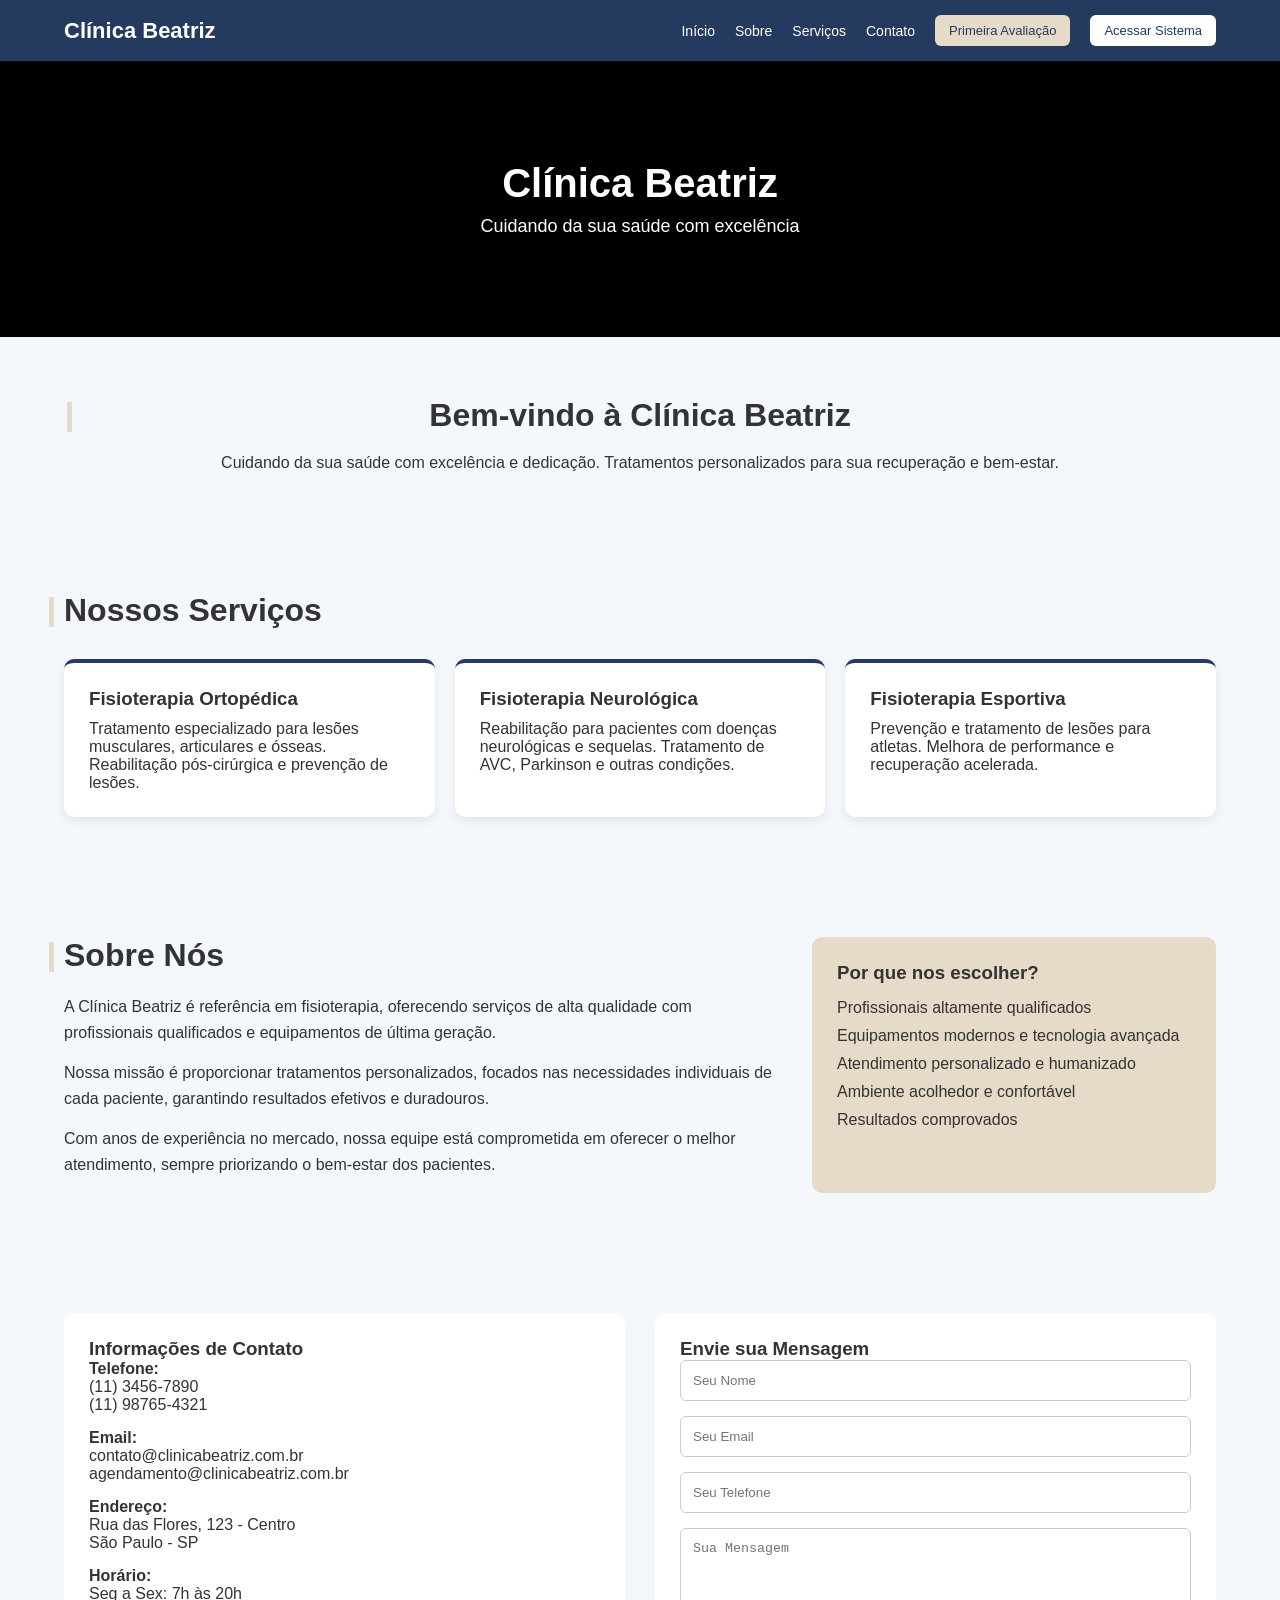
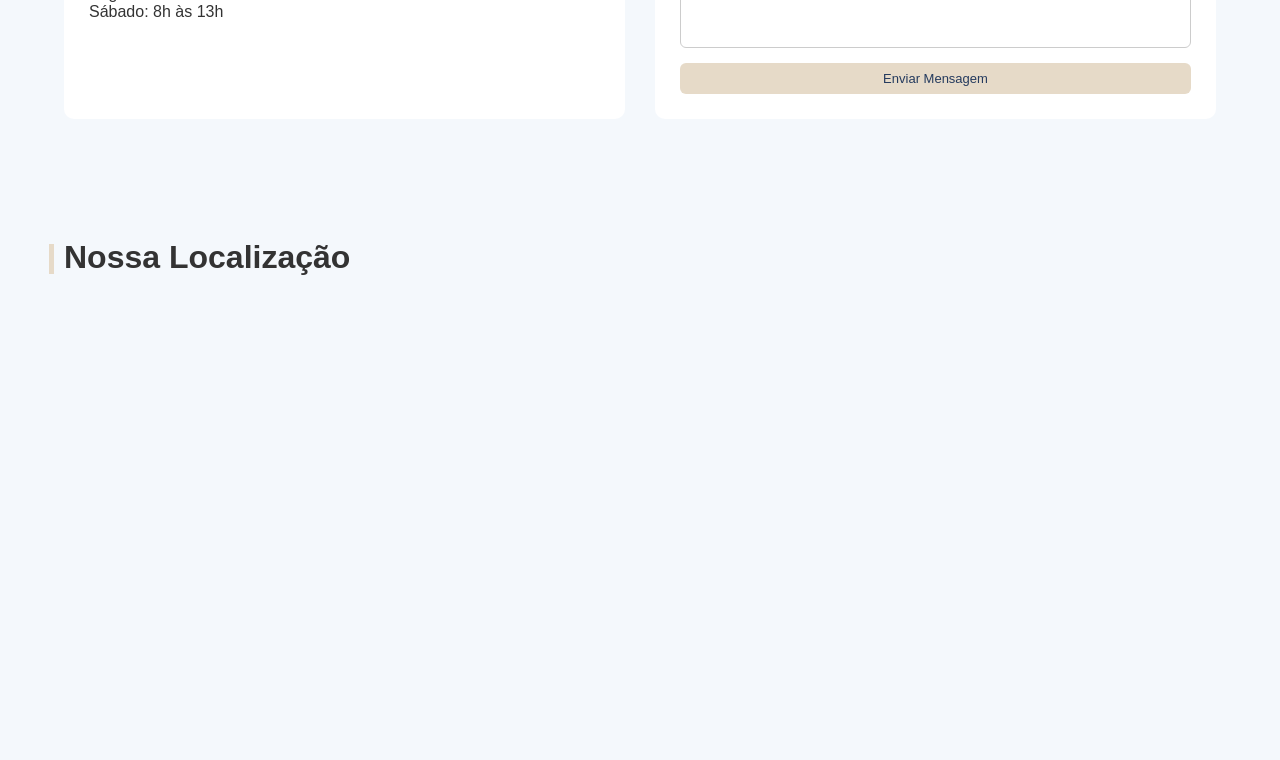
<file: Front-end/src/site/html/index.html>
<!DOCTYPE html>
<html lang="pt-br">
<head>
  <meta charset="UTF-8">
  <meta name="viewport" content="width=device-width, initial-scale=1.0">
  <title>Clínica Beatriz</title>
  <link rel="stylesheet" href="../css/style.css">
</head>

<body>

<header>
  <div class="container nav">
    <h1>Clínica Beatriz</h1>

    <nav>
      <a href="#">Início</a>
      <a href="#">Sobre</a>
      <a href="#">Serviços</a>
      <a href="#">Contato</a>
      <button class="btn primary">Primeira Avaliação</button>
        <a href="../../sistema/Login/html/login.html"><button class="btn secondary">Acessar Sistema</button></a>
    </nav>
  </div>
</header>


<section class="hero">
  <div class="container hero-content">
    <h2>Clínica Beatriz</h2>
    <p>Cuidando da sua saúde com excelência</p>
  </div>
</section>


<section class="welcome">
  <div class="container">
    <h2 class="section-title">Bem-vindo à Clínica Beatriz</h2>
    <p>
      Cuidando da sua saúde com excelência e dedicação. Tratamentos personalizados
      para sua recuperação e bem-estar.
    </p>
  </div>
</section>


<section class="services">
  <div class="container">

    <h2 class="section-title">Nossos Serviços</h2>

    <div class="cards">

      <div class="card">
        <h3>Fisioterapia Ortopédica</h3>
        <p>
          Tratamento especializado para lesões musculares, articulares e ósseas.
          Reabilitação pós-cirúrgica e prevenção de lesões.
        </p>
      </div>

      <div class="card">
        <h3>Fisioterapia Neurológica</h3>
        <p>
          Reabilitação para pacientes com doenças neurológicas e sequelas.
          Tratamento de AVC, Parkinson e outras condições.
        </p>
      </div>

      <div class="card">
        <h3>Fisioterapia Esportiva</h3>
        <p>
          Prevenção e tratamento de lesões para atletas.
          Melhora de performance e recuperação acelerada.
        </p>
      </div>

    </div>

  </div>
</section>


<section class="about">
  <div class="container about-content">

    <div class="about-text">
      <h2 class="section-title">Sobre Nós</h2>

      <p>
        A Clínica Beatriz é referência em fisioterapia, oferecendo serviços de alta
        qualidade com profissionais qualificados e equipamentos de última geração.
      </p>

      <p>
        Nossa missão é proporcionar tratamentos personalizados, focados nas
        necessidades individuais de cada paciente, garantindo resultados efetivos
        e duradouros.
      </p>

      <p>
        Com anos de experiência no mercado, nossa equipe está comprometida em
        oferecer o melhor atendimento, sempre priorizando o bem-estar dos pacientes.
      </p>
    </div>

    <div class="about-card">
      <h3>Por que nos escolher?</h3>

      <ul>
        <li>Profissionais altamente qualificados</li>
        <li>Equipamentos modernos e tecnologia avançada</li>
        <li>Atendimento personalizado e humanizado</li>
        <li>Ambiente acolhedor e confortável</li>
        <li>Resultados comprovados</li>
      </ul>
    </div>

  </div>
</section>


<section class="contact">
  <div class="container contact-content">


    <div class="contact-info">
      <h3>Informações de Contato</h3>

      <p><strong>Telefone:</strong><br>
        (11) 3456-7890<br>
        (11) 98765-4321
      </p>

      <p><strong>Email:</strong><br>
        contato@clinicabeatriz.com.br<br>
        agendamento@clinicabeatriz.com.br
      </p>

      <p><strong>Endereço:</strong><br>
        Rua das Flores, 123 - Centro<br>
        São Paulo - SP
      </p>

      <p><strong>Horário:</strong><br>
        Seg a Sex: 7h às 20h<br>
        Sábado: 8h às 13h
      </p>
    </div>

  
    <div class="contact-form">
      <h3>Envie sua Mensagem</h3>

      <form>
        <input type="text" placeholder="Seu Nome" required>
        <input type="email" placeholder="Seu Email" required>
        <input type="text" placeholder="Seu Telefone">
        <textarea placeholder="Sua Mensagem"></textarea>
        <button type="submit" class="btn primary">Enviar Mensagem</button>
      </form>
    </div>

  </div>
</section>
	<section class="location">
    <div class="container">
        <h2 class="section-title">Nossa Localização</h2>

        <iframe
            id="mapa"
            width="100%"
            height="400"
            style="border:0; border-radius:10px;"
            loading="lazy">
        </iframe>
    </div>
</section>
	<script src="../js/script.js"></script>
</body>
</html>
</file>
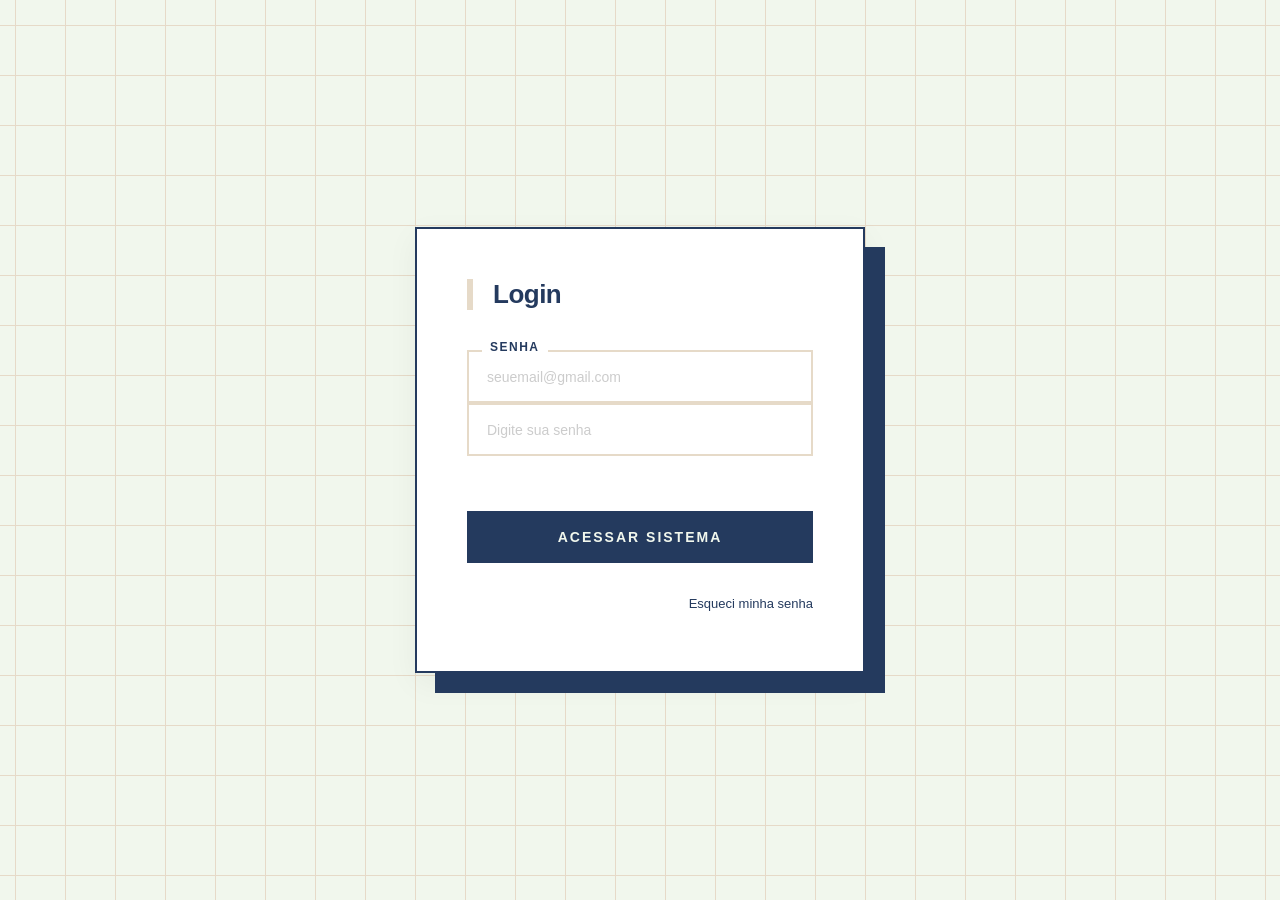
<file: Front-end/src/sistema/html/login.html>
<!DOCTYPE html>
<html lang="pt-br">
<head>
    <meta charset="UTF-8">
    <title>Login</title>
    <link rel="stylesheet" href="../css/login.css">
</head>
<body>
    <div class="Card-login">
        <h2 class="Login-title">Login</h2>

        <form class="form-inputs" method="post">
            <div>
                <label>Email</label>
                <input type="email" id="email" name="email" placeholder="seuemail@gmail.com" required>

                <label>Senha</label>
                <input type="password" id="senha" name="senha" placeholder="Digite sua senha" required>
            </div>

            <button type="submit">Acessar sistema</button>

            <div>
                <a id="esqueciSenha">Esqueci minha senha</a>
            </div>
        </form>
    </div>
    <script src="../js/login.js"></script>
</body>
</html>
</file>
<file: Front-end/src/site/css/style.css>
* {
  margin: 0;
  padding: 0;
  box-sizing: border-box;
}

body {
  font-family: Arial, sans-serif;
  background: #F4F8FC;
  color: #333;
}

.container {
  width: 90%;
  max-width: 1200px;
  margin: 0 auto;
}


header {
  background: #243A5E;
  padding: 15px 0;
}

.nav {
  display: flex;
  justify-content: space-between;
  align-items: center;
}

.nav h1 {
  color: white;
  font-size: 22px;
}

nav {
  display: flex;
  align-items: center;
  gap: 20px;
}

nav a {
  color: white;
  text-decoration: none;
  font-size: 14px;
  transition: 0.3s;
}

nav a:hover {
  opacity: 0.7;
}


.btn {
  padding: 8px 14px;
  border-radius: 6px;
  border: none;
  cursor: pointer;
  font-size: 13px;
  transition: 0.3s;
}

.btn.primary {
  background: #E6DAC8;
  color: #243A5E;
}

.btn.secondary {
  background: white;
  color: #243A5E;
}

.btn:hover {
  transform: scale(1.05);
}


.hero {
  background: #000;
  color: white;
  text-align: center;
  padding: 100px 20px;
}

.hero h2 {
  font-size: 40px;
  margin-bottom: 10px;
}

.hero p {
  font-size: 18px;
}


.welcome {
  text-align: center;
  padding: 60px 20px;
}

.section-title {
  font-size: 32px;
  margin-bottom: 20px;
  position: relative;
}

.section-title::before {
  content: "";
  width: 5px;
  height: 30px;
  background: #E6DAC8;
  position: absolute;
  left: -15px;
  top: 5px;
}

.services {
  padding: 60px 0;
}

.cards {
  display: flex;
  gap: 20px;
  flex-wrap: wrap;
  margin-top: 30px;
}

.card {
  background: white;
  padding: 25px;
  border-radius: 10px;
  flex: 1;
  min-width: 250px;
  box-shadow: 0 4px 10px rgba(0,0,0,0.08);
  border-top: 4px solid #243A5E;
  transition: 0.3s;
}


.card:hover {
  transform: translateY(-5px);
}

.card h3 {
  margin-bottom: 10px;
}


.about {
  padding: 60px 0;
}

.about-content {
  display: flex;
  gap: 40px;
  flex-wrap: wrap;
}

.about-text {
  flex: 2;
}

.about-text p {
  margin-bottom: 15px;
  line-height: 1.6;
}

.about-card {
  flex: 1;
  background: #E6DAC8;
  padding: 25px;
  border-radius: 10px;
}

.about-card h3 {
  margin-bottom: 15px;
}

.about-card ul {
  list-style: none;
}

.about-card li {
  margin-bottom: 10px;
}


.contact {
  padding: 60px 0;
}

.contact-content {
  display: flex;
  gap: 30px;
  flex-wrap: wrap;
}

.contact-info {
  flex: 1;
  background: white;
  padding: 25px;
  border-radius: 10px;
}

.contact-info p {
  margin-bottom: 15px;
}

.contact-form {
  flex: 1;
  background: white;
  padding: 25px;
  border-radius: 10px;
}

.contact-form form {
  display: flex;
  flex-direction: column;
  gap: 15px;
}

.contact-form input,
.contact-form textarea {
  padding: 12px;
  border: 1px solid #ccc;
  border-radius: 6px;
  outline: none;
}

.contact-form textarea {
  height: 120px;
  resize: none;
}

.location {
  padding: 60px 0;
}

@media (max-width: 768px) {
  .nav {
    flex-direction: column;
    gap: 15px;
  }

  nav {
    flex-wrap: wrap;
    justify-content: center;
  }

  .hero h2 {
    font-size: 28px;
  }

  .section-title::before {
    display: none;
  }
}
</file>
<file: Front-end/src/sistema/css/login.css>
* {
    margin: 0;
    padding: 0;
    box-sizing: border-box;
}

body {
    font-family: 'Poppins', 'Segoe UI', sans-serif;
    background: #F1F7ED;
    min-height: 100vh;
    display: flex;
    align-items: center;
    justify-content: center;
    background-image:
        linear-gradient(#E6DAC8 1px, transparent 1px),
        linear-gradient(90deg, #E6DAC8 1px, transparent 1px);
    background-size: 50px 50px;
    background-position: center center;
}

.Card-login {
    background: white;
    border-radius: 0;
    padding: 50px;
    width: 100%;
    max-width: 450px;
    box-shadow:
        20px 20px 0 #243A5E,
        0 10px 30px rgba(0, 0, 0, 0.05);
    transition: all 0.3s ease;
    border: 2px solid #243A5E;
    position: relative;
}

.Card-login:hover {
    transform: translate(-5px, -5px);
    box-shadow:
        25px 25px 0 #243A5E,
        0 15px 35px rgba(36, 58, 94, 0.1);
}

.Login-title {
    color: #243A5E;
    font-size: 26px;
    font-weight: 600;
    margin-bottom: 40px;
    position: relative;
    padding-left: 20px;
    border-left: 6px solid #E6DAC8;
    letter-spacing: -0.5px;
}

.form-inputs {
    display: flex;
    flex-direction: column;
    gap: 25px;
}

.form-inputs div {
    position: relative;
}

.form-inputs label {
    color: #243A5E;
    font-size: 12px;
    font-weight: 600;
    text-transform: uppercase;
    letter-spacing: 1.5px;
    position: absolute;
    top: -10px;
    left: 15px;
    background: white;
    padding: 0 8px;
    z-index: 1;
}

.form-inputs input {
    padding: 16px 18px;
    border: 2px solid #E6DAC8;
    font-size: 15px;
    transition: all 0.2s ease;
    outline: none;
    background: white;
    color: #243A5E;
    width: 100%;
    font-family: 'Poppins', sans-serif;
}

.form-inputs input:focus {
    border-color: #243A5E;
    background: #F1F7ED;
}

.form-inputs input::placeholder {
    color: #ccc;
    font-size: 14px;
    font-weight: 300;
}

button[type="submit"] {
    background: #243A5E;
    color: #F1F7ED;
    padding: 16px 30px;
    border: 2px solid #243A5E;
    font-size: 14px;
    font-weight: 600;
    cursor: pointer;
    transition: all 0.2s ease;
    margin-top: 30px;
    text-transform: uppercase;
    letter-spacing: 2px;
    width: 100%;
    position: relative;
    overflow: hidden;
}

button[type="submit"]::after {
    content: '→';
    position: absolute;
    right: -30px;
    top: 50%;
    transform: translateY(-50%);
    transition: right 0.3s ease;
    font-size: 20px;
}

button[type="submit"]:hover {
    background: #1a2b45;
    border-color: #E6DAC8;
    color: #E6DAC8;
}

button[type="submit"]:hover::after {
    right: 20px;
}

#esqueciSenha {
    text-align: right;
    color: #243A5E;
    font-size: 13px;
    cursor: pointer;
    transition: all 0.2s ease;
    padding: 8px 0;
    text-decoration: none;
    display: inline-block;
    width: 100%;
    border-bottom: 2px solid transparent;
    font-weight: 500;
}

#esqueciSenha:hover {
    border-bottom-color: #E6DAC8;
    color: #1a2b45;
    padding-right: 5px;
}
</file>
